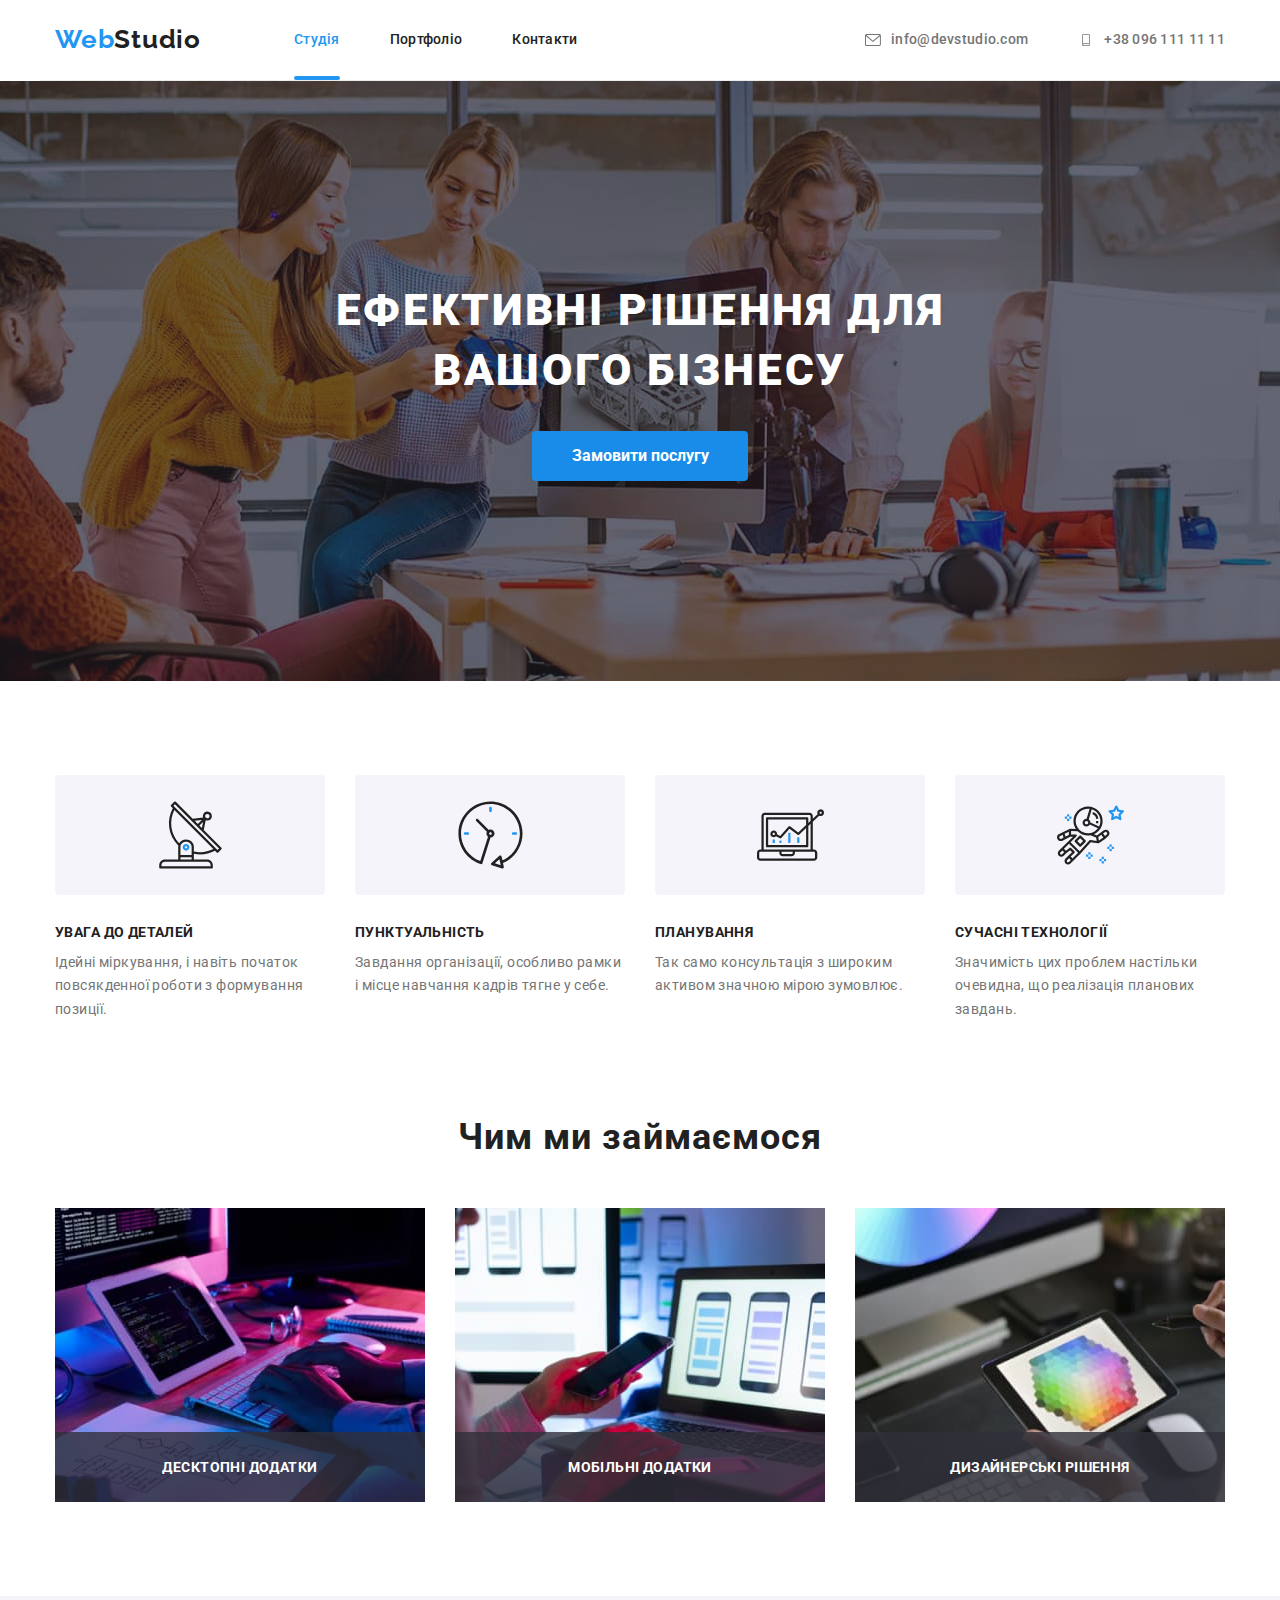
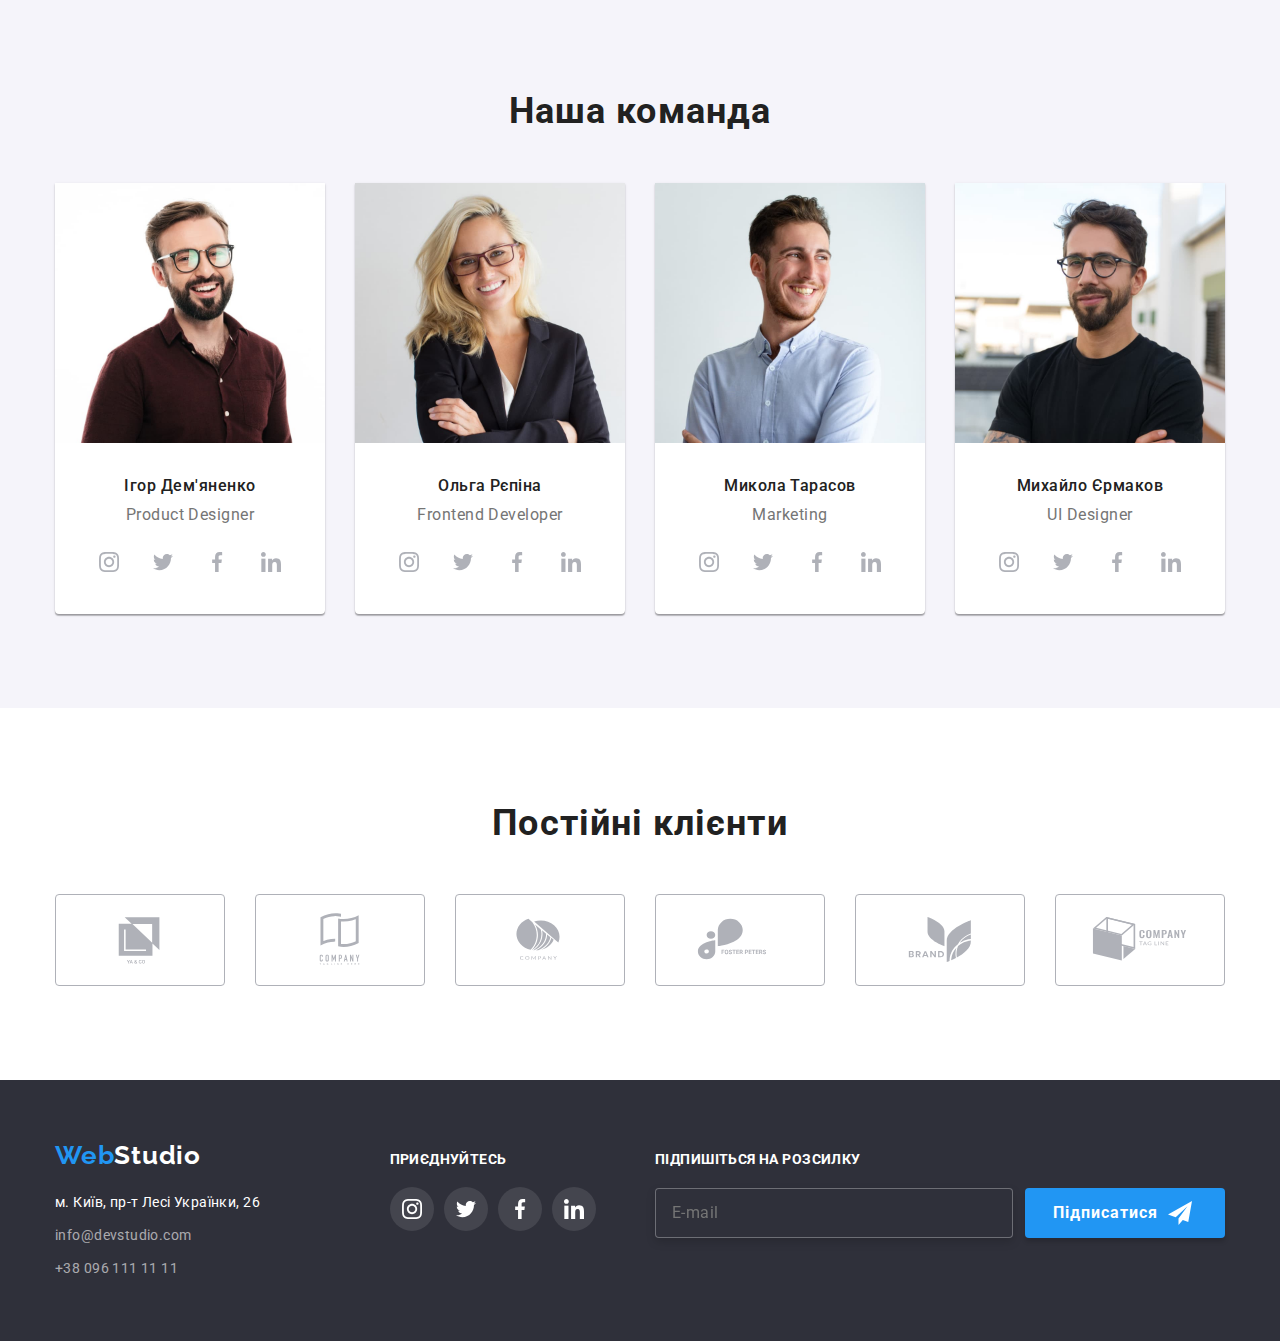
<file: index.html>
<!DOCTYPE html>
<html lang="uk">
  <head>
    <meta charset="UTF-8" />
    <meta name="viewport" content="width=device-width, initial-scale=1.0" />
    <title>Document</title>
    <link rel="preconnect" href="https://fonts.googleapis.com" />
    <link rel="preconnect" href="https://fonts.gstatic.com" crossorigin />
    <link
      href="https://fonts.googleapis.com/css2?family=Raleway:wght@700&family=Roboto:wght@400;500;700;900&display=swap"
      rel="stylesheet"
    />
    <link
      rel="stylesheet"
      href="https://cdn.jsdelivr.net/npm/modern-normalize@1.1.0/modern-normalize.min.css"
    />
    <link rel="stylesheet" href="./css/style.css" />
  </head>
  <body>
    <header class="main-header">
      <div class="content-header conteiner">
        <nav class="main-nav">
          <a class="logo link" href="./index.html"
            >Web<span class="logo-black">Studio</span></a
          >
          <ul class="menu list">
            <li class="menu-item">
              <a class="menu-link link current" href="./index.html">Студія</a>
            </li>
            <li class="menu-item">
              <a class="menu-link link" href="./portfolio.html">Портфоліо</a>
            </li>
            <li class="menu-item">
              <a class="menu-link link" href="">Контакти</a>
            </li>
          </ul>
        </nav>
        <ul class="contact list">
          <li class="contact-item">
            <a class="contact-mail link" href="mailto:info@devstudio.com"
              ><svg class="svg-header" width="16px" height="12px">
                <use href="./img/sprite.svg#icon-envelope"></use></svg
              >info@devstudio.com</a
            >
          </li>
          <li class="contact-item">
            <a class="contact-tel link" href="tel:+380961111111"
              ><svg class="svg-header" width="16px" height="12px">
                <use href="./img/sprite.svg#icon-smartphone"></use></svg
              >+38 096 111 11 11</a
            >
          </li>
        </ul>
      </div>
    </header>

    <main>
      <section class="section hero">
        <div class="hero-content conteiner">
          <h1 class="hero-title">Ефективні рішення для вашого бізнесу</h1>
          <button class="modal-button" type="button" data-modal-open>
            Замовити послугу
          </button>
        </div>
      </section>
      <section class="section">
        <div class="conteiner">
          <h2 class="section-title visually-hidden link">Наші особливості</h2>
          <ul class="benefits-list list">
            <li class="work-item">
              <div class="svg-item">
                <svg class="work-svg">
                  <use href="./img/sprite.svg#icon-antenna"></use>
                </svg>
              </div>
              <h3 class="work-title">УВАГА ДО ДЕТАЛЕЙ</h3>
              <p class="benefits-text">
                Ідейні міркування, і навіть початок повсякденної роботи з
                формування позиції.
              </p>
            </li>
            <li class="work-item">
              <div class="svg-item">
                <svg class="work-svg">
                  <use href="./img/sprite.svg#icon-clock"></use>
                </svg>
              </div>
              <h3 class="work-title">ПУНКТУАЛЬНІСТЬ</h3>
              <p class="benefits-text">
                Завдання організації, особливо рамки і місце навчання кадрів
                тягне у себе.
              </p>
            </li>
            <li class="work-item">
              <div class="svg-item">
                <svg class="work-svg">
                  <use href="./img/sprite.svg#icon-diagram"></use>
                </svg>
              </div>
              <h3 class="work-title">ПЛАНУВАННЯ</h3>
              <p class="benefits-text">
                Так само консультація з широким активом значною мірою зумовлює.
              </p>
            </li>
            <li class="work-item">
              <div class="svg-item">
                <svg class="work-svg">
                  <use href="./img/sprite.svg#icon-astronaut"></use>
                </svg>
              </div>
              <h3 class="work-title">СУЧАСНІ ТЕХНОЛОГІЇ</h3>
              <p class="benefits-text">
                Значимість цих проблем настільки очевидна, що реалізація
                планових завдань.
              </p>
            </li>
          </ul>
        </div>
      </section>
      <section class="section about">
        <div class="conteiner">
          <h2 class="section-title">Чим ми займаємося</h2>
          <ul class="img-list list">
            <li class="about-item">
              <img
                class="img-about"
                src="./img/верстка.jpg"
                alt="верстка"
                width="370"
              />
              <p class="about-text">Десктопні додатки</p>
            </li>
            <li class="about-item">
              <img
                class="img-about"
                src="./img/адаптація.jpg"
                alt="адаптація"
                width="370"
              />
              <p class="about-text">Мобільні додатки</p>
            </li>
            <li class="about-item">
              <img
                class="img-about"
                src="./img/графічні_роботи.jpg"
                alt="графічні роботи"
                width="370"
              />
              <p class="about-text">Дизайнерські рішення</p>
            </li>
          </ul>
        </div>
      </section>
      <section class="section" style="background-color: #f5f4fa">
        <div class="conteiner">
          <h2 class="team-title">Наша команда</h2>
          <ul class="personal-list list">
            <li class="team-item">
              <img
                class="img-team"
                src="./img/Product_Designer.jpg"
                alt="Product Designer"
                width="270"
              />
              <h3 class="personal-title">Ігор Дем'яненко</h3>
              <p class="personal-text">Product Designer</p>
              <ul class="social-list list">
                <li class="social-item">
                  <a class="social-link" href="">
                    <svg
                      class="svg-social"
                      lang="en"
                      aria-label="icon instagram"
                      width="20px"
                      height="20px"
                    >
                      <use href="./img/sprite.svg#icon-instagram"></use>
                    </svg>
                  </a>
                </li>
                <li>
                  <a class="social-link" href="">
                    <svg
                      class="svg-social"
                      lang="en"
                      aria-label="icon twitter"
                      width="20px"
                      height="20px"
                    >
                      <use href="./img/sprite.svg#icon-Twitter"></use>
                    </svg>
                  </a>
                </li>
                <li>
                  <a class="social-link" href="">
                    <svg
                      class="svg-social"
                      lang="en"
                      aria-label="icon facebook"
                      width="20px"
                      height="20px"
                    >
                      <use href="./img/sprite.svg#icon-facebook"></use>
                    </svg>
                  </a>
                </li>
                <li>
                  <a class="social-link" href="">
                    <svg
                      class="svg-social"
                      lang="en"
                      aria-label="icon linkedin"
                      width="20px"
                      height="20px"
                    >
                      <use href="./img/sprite.svg#icon-linkedin"></use>
                    </svg>
                  </a>
                </li>
              </ul>
            </li>
            <li class="team-item">
              <img
                class="img-team"
                src="./img/Frontend_Developer.jpg"
                alt="Frontend Developer"
                width="270"
              />
              <h3 class="personal-title">Ольга Рєпіна</h3>
              <p class="personal-text">Frontend Developer</p>
              <ul class="social-list list">
                <li class="social-item">
                  <a class="social-link" href="">
                    <svg
                      class="svg-social"
                      lang="en"
                      aria-label="icon instagram"
                      width="20px"
                      height="20px"
                    >
                      <use href="./img/sprite.svg#icon-instagram"></use>
                    </svg>
                  </a>
                </li>
                <li>
                  <a class="social-link" href="">
                    <svg
                      class="svg-social"
                      lang="en"
                      aria-label="icon twitter"
                      width="20px"
                      height="20px"
                    >
                      <use href="./img/sprite.svg#icon-Twitter"></use>
                    </svg>
                  </a>
                </li>
                <li>
                  <a class="social-link" href="">
                    <svg
                      class="svg-social"
                      lang="en"
                      aria-label="icon facebook"
                      width="20px"
                      height="20px"
                    >
                      <use href="./img/sprite.svg#icon-facebook"></use>
                    </svg>
                  </a>
                </li>
                <li>
                  <a class="social-link" href="">
                    <svg
                      class="svg-social"
                      lang="en"
                      aria-label="icon linkedin"
                      width="20px"
                      height="20px"
                    >
                      <use href="./img/sprite.svg#icon-linkedin"></use>
                    </svg>
                  </a>
                </li>
              </ul>
            </li>
            <li class="team-item">
              <img
                class="img-team"
                src="./img/Marketing.jpg"
                alt="Marketing"
                width="270"
              />
              <h3 class="personal-title">Микола Тарасов</h3>
              <p class="personal-text">Marketing</p>
              <ul class="social-list list">
                <li class="social-item">
                  <a class="social-link" href="">
                    <svg
                      class="svg-social"
                      lang="en"
                      aria-label="icon instagram"
                      width="20px"
                      height="20px"
                    >
                      <use href="./img/sprite.svg#icon-instagram"></use>
                    </svg>
                  </a>
                </li>
                <li>
                  <a class="social-link" href="">
                    <svg
                      class="svg-social"
                      lang="en"
                      aria-label="icon twitter"
                      width="20px"
                      height="20px"
                    >
                      <use href="./img/sprite.svg#icon-Twitter"></use>
                    </svg>
                  </a>
                </li>
                <li>
                  <a class="social-link" href="">
                    <svg
                      class="svg-social"
                      lang="en"
                      aria-label="icon facebook"
                      width="20px"
                      height="20px"
                    >
                      <use href="./img/sprite.svg#icon-facebook"></use>
                    </svg>
                  </a>
                </li>
                <li>
                  <a class="social-link" href="">
                    <svg
                      class="svg-social"
                      lang="en"
                      aria-label="icon linkedin"
                      width="20px"
                      height="20px"
                    >
                      <use href="./img/sprite.svg#icon-linkedin"></use>
                    </svg>
                  </a>
                </li>
              </ul>
            </li>
            <li class="team-item">
              <img
                class="img-team"
                src="./img/UI_Designer.jpg"
                alt="UI Designer"
                width="270"
              />
              <h3 class="personal-title">Михайло Єрмаков</h3>
              <p class="personal-text">UI Designer</p>
              <ul class="social-list list">
                <li class="social-item">
                  <a class="social-link" href="">
                    <svg
                      class="svg-social"
                      lang="en"
                      aria-label="icon instagram"
                      width="20px"
                      height="20px"
                    >
                      <use href="./img/sprite.svg#icon-instagram"></use>
                    </svg>
                  </a>
                </li>
                <li>
                  <a class="social-link" href="">
                    <svg
                      class="svg-social"
                      lang="en"
                      aria-label="icon twitter"
                      width="20px"
                      height="20px"
                    >
                      <use href="./img/sprite.svg#icon-Twitter"></use>
                    </svg>
                  </a>
                </li>
                <li>
                  <a class="social-link" href="">
                    <svg
                      class="svg-social"
                      lang="en"
                      aria-label="icon facebook"
                      width="20px"
                      height="20px"
                    >
                      <use href="./img/sprite.svg#icon-facebook"></use>
                    </svg>
                  </a>
                </li>
                <li>
                  <a class="social-link" href="">
                    <svg
                      class="svg-social"
                      lang="en"
                      aria-label="icon linkedin"
                      width="20px"
                      height="20px"
                    >
                      <use href="./img/sprite.svg#icon-linkedin"></use>
                    </svg>
                  </a>
                </li>
              </ul>
            </li>
          </ul>
        </div>
      </section>
      <section class="section">
        <div class="conteiner">
          <h2 class="client-title">Постійні клієнти</h2>
          <ul class="client-list list">
            <li class="client-item">
              <a class="client-link" href="">
                <svg class="client-svg">
                  <use href="./img/sprite.svg#icon-Company"></use>
                </svg>
              </a>
            </li>
            <li class="client-item">
              <a class="client-link" href="">
                <svg class="client-svg">
                  <use href="./img/sprite.svg#icon-Company-1"></use>
                </svg>
              </a>
            </li>
            <li class="client-item">
              <a class="client-link" href="">
                <svg class="client-svg">
                  <use href="./img/sprite.svg#icon-Company-2"></use>
                </svg>
              </a>
            </li>
            <li class="client-item">
              <a class="client-link" href="">
                <svg class="client-svg">
                  <use href="./img/sprite.svg#icon-Company-3"></use>
                </svg>
              </a>
            </li>
            <li class="client-item">
              <a class="client-link" href="">
                <svg class="client-svg">
                  <use href="./img/sprite.svg#icon-Company-4"></use>
                </svg>
              </a>
            </li>
            <li class="client-item">
              <a class="client-link" href="">
                <svg class="client-svg">
                  <use href="./img/sprite.svg#icon-Company-5"></use>
                </svg>
              </a>
            </li>
          </ul>
        </div>
      </section>
    </main>
    <footer class="footer">
      <div class="conteiner footer-parts">
        <div class="footer-left">
          <a class="logo-footer link" href="./index.html"
            >Web<span class="logo-white">Studio</span></a
          >
          <address class="footer-contact">
            <ul class="contact-footer list">
              <li class="footer-contact-item">
                <a class="contact-adress link" href=""
                  >м. Київ, пр-т Лесі Українки, 26</a
                >
              </li>
              <li class="footer-contact-item">
                <a
                  class="contact-mail-footer link"
                  href="mailto:info@devstudio.com"
                  >info@devstudio.com</a
                >
              </li>
              <li class="footer-contact-item">
                <a class="contact-tel-footer link" href="tel:+380961111111"
                  >+38 096 111 11 11</a
                >
              </li>
            </ul>
          </address>
        </div>
        <div class="footer-social">
          <h3 class="footer-social-title">приєднуйтесь</h3>
          <ul class="footer-social-list list">
            <li class="footer-social-item">
              <a class="social-link-footer" href="">
                <svg
                  class="svg-social-footer"
                  lang="en"
                  aria-label="icon instagram"
                  width="20px"
                  height="20px"
                >
                  <use href="./img/sprite.svg#icon-instagram"></use>
                </svg>
              </a>
            </li>
            <li class="footer-social-item">
              <a class="social-link-footer" href="">
                <svg
                  class="svg-social-footer"
                  lang="en"
                  aria-label="icon Twitter"
                  width="20px"
                  height="20px"
                >
                  <use href="./img/sprite.svg#icon-Twitter"></use>
                </svg>
              </a>
            </li>
            <li class="footer-social-item">
              <a class="social-link-footer" href="">
                <svg
                  class="svg-social-footer"
                  lang="en"
                  aria-label="icon facebook"
                  width="20px"
                  height="20px"
                >
                  <use href="./img/sprite.svg#icon-facebook"></use>
                </svg>
              </a>
            </li>
            <li class="footer-social-item">
              <a class="social-link-footer" href="">
                <svg
                  class="svg-social-footer"
                  lang="en"
                  aria-label="icon linkedin"
                  width="20px"
                  height="20px"
                >
                  <use href="./img/sprite.svg#icon-linkedin"></use>
                </svg>
              </a>
            </li>
          </ul>
        </div>
        <div class="mailing">
          <h3 class="mailing-title">Підпишіться на розсилку</h3>
          <form class="footer-input">
            <input
              class="mailing-input"
              type="email"
              name="user-mail"
              placeholder="E-mail"
              required
            />
            <button class="mailing-button" type="submit">
              Підписатися
              <svg class="svg-mailing" width="24" height="24">
                <use href="./img/sprite.svg#icon-send"></use>
              </svg>
            </button>
          </form>
        </div>
      </div>
    </footer>
    <div class="backdrop is-hidden" data-modal>
      <div class="modal">
        <button class="close-modal" type="button" data-modal-close>
          <svg class="modal-close-icon" width="18" height="18">
            <use href="./img/sprite.svg#icon-close"></use>
          </svg>
        </button>
        <p class="modal-form-title">Залиште свої дані, ми вам передзвонимо</p>
        <form class="modal-form">
          <label class="modal-form-field">
            <span class="modal-input-title">Ім'я</span>
            <span class="modal-form-input-wrapper">
              <input
                type="text"
                class="modal-form-input"
                required
                pattern="[a-zA-Zа-яА-ЯіІїЇ]+"
                name="user-name"
                placeholder="Денис"
              />
              <svg class="modal-input-svg" width="18" height="18">
                <use href="./img/sprite.svg#icon-person-black"></use>
              </svg>
            </span>
          </label>
          <label class="modal-form-field">
            <span class="modal-input-title">Телефон</span>
            <span class="modal-form-input-wrapper">
              <input
                type="tel"
                class="modal-form-input"
                required
                pattern="[0-9]{3}-[0-9]{3}-[0-9]{2}-[0-9]{2}"
                title="xxx-xxx-xx-xx"
                name="user-phone"
                placeholder="067-111-11-11"
              />
              <svg class="modal-input-svg" width="18" height="18">
                <use href="./img/sprite.svg#icon-phone-black"></use>
              </svg>
            </span>
          </label>
          <label class="modal-form-field">
            <span class="modal-input-title">Пошта</span>
            <span class="modal-form-input-wrapper">
              <input
                type="email"
                class="modal-form-input"
                required
                name="user-mail"
                placeholder="user@gmail.com"
                pattern="[a-zA-Z]+"
              />
              <svg class="modal-input-svg" width="18" height="18">
                <use href="./img/sprite.svg#icon-email-black"></use>
              </svg>
            </span>
          </label>
          <label class="modal-form-field-message">
            <span class="modal-input-title">Коментар</span>
            <textarea
              name="user-message"
              class="modal-form-message"
              placeholder="Введіть текст"
            ></textarea>
          </label>
          <label class="modal-check-field">
            <input
              type="checkbox"
              class="modal-checkbox"
              required
              name="user-agree"
            />
            <svg class="svg-modal-icon">
              <use
                class="svg-modal-checkbox-icon"
                href="./img/sprite.svg#icon-checkmark"
              ></use>
            </svg>
            Погоджуюся з розсилкою та приймаю
            <a class="link-policy" href="">Умови договору</a>
          </label>
          <button type="submit" class="modal-form-submit">Відправити</button>
        </form>
      </div>
    </div>
    <script src="./js/modal.js"></script>
  </body>
</html>
</file>
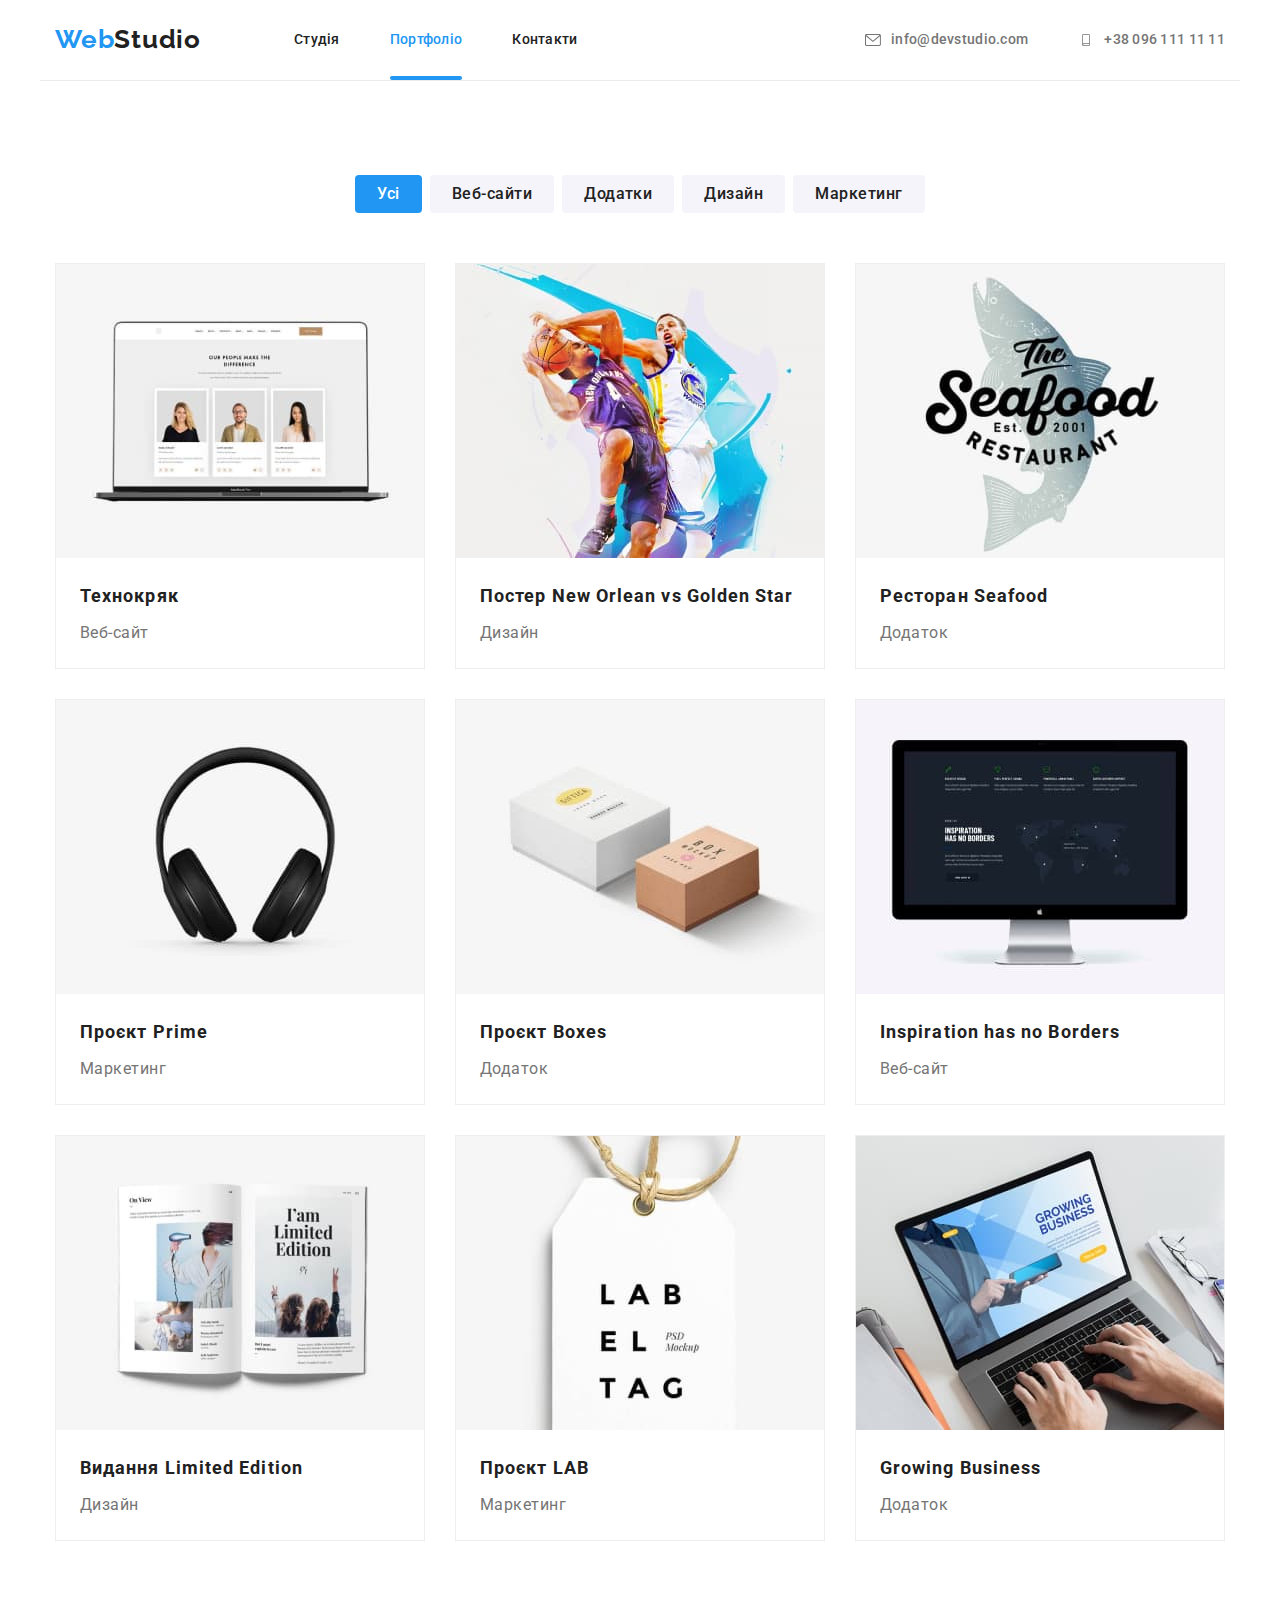
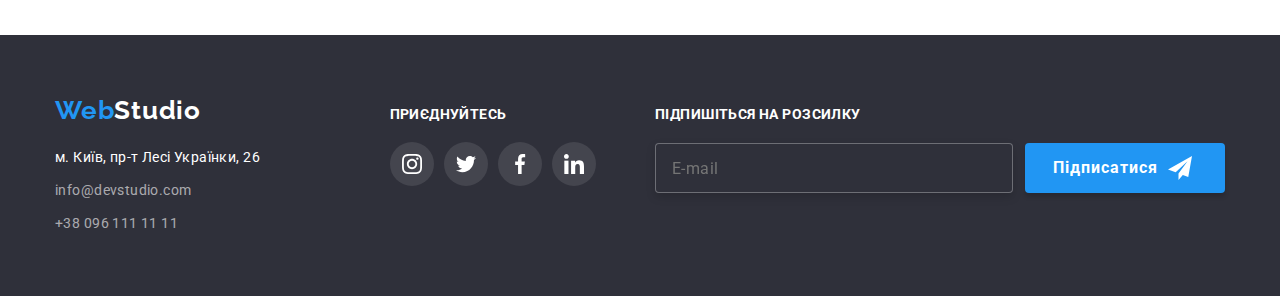
<file: portfolio.html>
<!DOCTYPE html>
<html lang="uk">
<head>
    <meta charset="UTF-8">
    <meta name="viewport" content="width=device-width, initial-scale=1.0">
    <title>Document</title>
    <link rel="preconnect" href="https://fonts.googleapis.com">
    <link rel="preconnect" href="https://fonts.gstatic.com" crossorigin>
    <link href="https://fonts.googleapis.com/css2?family=Raleway:wght@700&family=Roboto:wght@400;500;700;900&display=swap"
        rel="stylesheet">
    <link rel="stylesheet" href="https://cdn.jsdelivr.net/npm/modern-normalize@1.1.0/modern-normalize.min.css">
    <link rel="stylesheet" href="./css/style.css">
</head>
<body>
<header class="main-header">
    <div class="content-header conteiner">
        <nav class="main-nav">
            <a class="logo link" href="./index.html">Web<span class="logo-black">Studio</span></a>
            <ul class="menu list">
                <li class="menu-item"><a class="menu-link link" href="./index.html">Студія</a></li>
                <li class="menu-item"><a class="menu-link link current" href="./portfolio.html">Портфоліо</a></li>
                <li class="menu-item"><a class="menu-link link" href="">Контакти</a></li>
            </ul>
        </nav>
        <ul class="contact list">
            <li class="contact-item">
                <a class="contact-mail link" href="mailto:info@devstudio.com"><svg class="svg-header" width="16px"
                        height="12px">
                        <use href="./img/sprite.svg#icon-envelope"></use>
                    </svg>info@devstudio.com</a>
            </li>
            <li class="contact-item"><a class="contact-tel link" href="tel:+380961111111"><svg class="svg-header"
                        width="16px" height="12px">
                        <use href="./img/sprite.svg#icon-smartphone"></use>
                    </svg>+38 096 111 11 11</a>
            </li>
        </ul>
    </div>
</header>
    <main>
        <section class="section">
            <div class="conteiner">
            <ul class="filter list">
                <li><button class="button current" type="button">Усі</button></li>
                <li><button class="button" type="button">Веб-сайти</button></li>
                <li><button class="button" type="button">Додатки</button></li>
                <li><button class="button" type="button">Дизайн</button></li>
                <li><button class="button" type="button">Маркетинг</button></li>
            </ul>
            <h1 class="visually-hidden">Проекти</h1>
            <ul class="projects-list card-set list">
                <li class="project-item">
                    <a class="project-link link" href="">
                    <div class="overlay-item">
                    <img class="projet-img" src="./img/технокряк.jpg" alt="технокряк" width="370">
                    <p class="overlay">Ресурс пропонує комплексні пропозиції з різним рівнем функціоналу та сервісів. Все це дозволить відвідувачу отримати вичерпні відомості про компанію чи приватну особу.
                    </p>
                    </div>
                    <h3 class="project-title">Технокряк</h3>
                    <p class="project-text">Веб-сайт</p>
                    </a>
                </li>
                <li class="project-item">
                    <a class="project-link link" href="">
                    <div class="overlay-item">
                    <img class="projet-img" src="./img/постер.jpg" alt="постер" width="370">
                    <p class="overlay">Ресурс пропонує комплексні пропозиції з різним рівнем функціоналу та сервісів. Все це дозволить відвідувачу отримати вичерпні відомості про компанію чи приватну особу.
                    </p>
                </div>
                    <h3 class="project-title">Постер New Orlean vs Golden Star</h3>
                    <p class="project-text">Дизайн</p>
                </a>
                </li>
                <li class="project-item">
                    <a class="project-link link" href="">
                    <div class="overlay-item">
                    <img class="projet-img" src="./img/ресторан.jpg" alt="ресторан" width="370">
                    <p class="overlay">Ресурс пропонує комплексні пропозиції з різним рівнем функціоналу та сервісів. Все це дозволить відвідувачу отримати вичерпні відомості про компанію чи приватну особу.
                    </p>
                </div>
                    <h3 class="project-title">Ресторан Seafood</h3>
                    <p class="project-text">Додаток</p>
                </a>
                </li>
                <li class="project-item">
                    <a class="project-link link" href="">
                    <div class="overlay-item">
                    <img class="projet-img" src="./img/проект1.jpg" alt="проєкт1" width="370">
                    <p class="overlay">Ресурс пропонує комплексні пропозиції з різним рівнем функціоналу та сервісів. Все це дозволить відвідувачу отримати вичерпні відомості про компанію чи приватну особу.
                    </p>
                </div>
                    <h3 class="project-title">Проєкт Prime</h3>
                    <p class="project-text">Маркетинг</p>
                </a>
                </li>
                <li class="project-item">
                    <a class="project-link link" href="">
                    <div class="overlay-item">
                    <img class="projet-img" src="./img/проект2.jpg" alt="проєкт2" width="370">
                    <p class="overlay">Ресурс пропонує комплексні пропозиції з різним рівнем функціоналу та сервісів. Все це дозволить відвідувачу отримати вичерпні відомості про компанію чи приватну особу.
                    </p>
                </div>
                    <h3 class="project-title">Проєкт Boxes</h3>
                    <p class="project-text">Додаток</p>
                </a>
                </li>
                <li class="project-item">
                    <a class="project-link link" href="">
                    <div class="overlay-item">
                    <img class="projet-img" src="./img/вебсайт.jpg" alt="веб-сайт" width="370">
                    <p class="overlay">Ресурс пропонує комплексні пропозиції з різним рівнем функціоналу та сервісів. Все це дозволить відвідувачу отримати вичерпні відомості про компанію чи приватну особу.
                    </p>
                </div>
                    <h3 class="project-title">Inspiration has no Borders</h3>
                    <p class="project-text">Веб-сайт</p>
                </a>
                </li>
                <li class="project-item">
                    <a class="project-link link" href="">
                    <div class="overlay-item">
                    <img class="projet-img" src="./img/видання.jpg" alt="дизайн" width="370">
                    <p class="overlay">Ресурс пропонує комплексні пропозиції з різним рівнем функціоналу та сервісів. Все це дозволить відвідувачу отримати вичерпні відомості про компанію чи приватну особу.
                    </p>
                </div>
                    <h3 class="project-title">Видання Limited Edition</h3>
                    <p class="project-text">Дизайн</p>
                </a>
                </li>
                <li class="project-item">
                    <a class="project-link link" href="">
                    <div class="overlay-item">
                    <img class="projet-img" src="./img/проект3.jpg" alt="проєкт3" width="370">
                    <p class="overlay">Ресурс пропонує комплексні пропозиції з різним рівнем функціоналу та сервісів. Все це дозволить відвідувачу отримати вичерпні відомості про компанію чи приватну особу.
                    </p>
                </div>
                    <h3 class="project-title">Проєкт LAB</h3>
                    <p class="project-text">Маркетинг</p>
                </a>
                </li>
                <li class="project-item">
                    <a class="project-link link" href="">
                    <div class="overlay-item">
                    <img class="projet-img" src="./img/додаток.jpg" alt="додаток" width="370">
                    <p class="overlay">Ресурс пропонує комплексні пропозиції з різним рівнем функціоналу та сервісів. Все це дозволить відвідувачу отримати вичерпні відомості про компанію чи приватну особу.
                    </p>
                </div>
                    <h3 class="project-title">Growing Business</h3>
                    <p class="project-text">Додаток</p>
                </a>
                </li>
            </ul>
        </div>
        </section>
    </main>
    <footer class="footer">
        <div class="conteiner footer-parts">
            <div class="footer-left">
                <a class="logo-footer link" href="./index.html">Web<span class="logo-white">Studio</span></a>
                <address class="footer-contact">
                    <ul class="contact-footer list">
                        <li class="footer-contact-item"><a class="contact-adress link" href="">м. Київ, пр-т Лесі Українки,
                                26</a>
                        </li>
                        <li class="footer-contact-item"><a class="contact-mail-footer link"
                                href="mailto:info@devstudio.com">info@devstudio.com</a>
                        </li>
                        <li class="footer-contact-item"><a class="contact-tel-footer link" href="tel:+380961111111">+38 096
                                111 11 11</a>
                        </li>
                    </ul>
                </address>
            </div>
            <div class="footer-social">
                <h3 class="footer-social-title">приєднуйтесь</h3>
                <ul class="footer-social-list list">
                    <li class="footer-social-item">
                        <a class="social-link-footer" href="">
                            <svg class="svg-social-footer" lang="en" aria-label="icon instagram" width="20px" height="20px">
                                <use href="./img/sprite.svg#icon-instagram"></use>
                            </svg>
                        </a>
                    </li>
                    <li class="footer-social-item">
                        <a class="social-link-footer" href="">
                            <svg class="svg-social-footer" lang="en" aria-label="icon Twitter" width="20px" height="20px">
                                <use href="./img/sprite.svg#icon-Twitter"></use>
                            </svg>
                        </a>
                    </li>
                    <li class="footer-social-item">
                        <a class="social-link-footer" href="">
                            <svg class="svg-social-footer" lang="en" aria-label="icon facebook" width="20px" height="20px">
                                <use href="./img/sprite.svg#icon-facebook"></use>
                            </svg>
                        </a>
                    </li>
                    <li class="footer-social-item">
                        <a class="social-link-footer" href="">
                            <svg class="svg-social-footer" lang="en" aria-label="icon linkedin" width="20px" height="20px">
                                <use href="./img/sprite.svg#icon-linkedin"></use>
                            </svg>
                        </a>
                    </li>
                </ul>
            </div>
            <div class="mailing">
                <h3 class="mailing-title">Підпишіться на розсилку</h3>
                <div class="footer-input">
                    <input class="mailing-input" type="mail" name="user-mail" placeholder="E-mail" required />
                    <button class="mailing-button" type="button">Підписатися <svg class="svg-mailing" width="24"
                            height="24">
                            <use href="./img/sprite.svg#icon-send"></use>
                        </svg></button>
                </div>
            </div>
        </div>
    </footer>
</body>
</html>
</file>
<file: css/style.css>
:root {
    --primary-text-color: #757575;
    --secondary-text-color: #212121;
    --background-color: #F5F5F5;
    --accent-color: #2196f3;
    --accent-text-color: #FFFFFF;
    --timing-function: cubic-bezier(0.4, 0, 0.2, 1);

}

.link { 
    text-decoration: none;
 }

 .list {
    list-style: none;
}

.img {
    display: block;
}

.h2{
    display: none;
}



h1,
h2,
h3,
h4,
p {
    margin-top: 0;
    margin-bottom: 0;
}

ul,
ol {
    margin-top: 0;
    margin-bottom: 0;
    padding-left: 0;
}

.conteiner {
    margin-right: auto;
    margin-left: auto;
    width: 1200px;
    padding-right: 15px;
    padding-left: 15px;
    
    
}

.visually-hidden {
    position: absolute;
    width: 1px;
    height: 1px;
    margin: -1px;
    border: 0;
    padding: 0;
    white-space: nowrap;
    clip-path: inset(100%);
    clip: rect(0 0 0 0);
    overflow: hidden;
}

.section {
    padding-top: 94px;
    padding-bottom: 94px;
}


/* основной текст #757575*/
/* вторичный цвет текста #212121*/
/* цвет фона #F5F5F5*/
/* акцент #2196F3*/

/*header*/

.main-header {
    background-color: var(--accent-text-color);
}

.work {
    background-color: var(--accent-text-color);
}

.team {
    background-color: #F5F4FA;
}

body {
font-family: 'Roboto', sans-serif;
color: var(--primary-text-color);
font-size: 14px;
}

.logo {
    font-family: 'Raleway';
    font-weight: 700;
    font-size: 26px;
    line-height: 1.19;
    letter-spacing: 0.03em;
    color: var(--accent-color);
    margin-right: 93px;
    padding-top: 24px;
    padding-bottom: 25px;
}

.logo-black {
    color: var(--secondary-text-color);
}

.logo-white {
    color: var(--accent-text-color);
}



.menu-item {
    font-weight: 500;
    font-size: 14px;
    line-height: 1.14;
    letter-spacing: 0.02em;
    color:var(--secondary-text-color);
}

.content-header {
    display: flex;
    align-items: center;
    border-bottom: 1px solid #ECECEC;;
}

.main-nav {
    display: flex;
    align-items: center;
}

.menu {
    display: flex;
    align-items: center;
    column-gap: 50px;

}

.contact {
    display: flex;
    column-gap: 50px;
    margin-left: auto; 
}

.svg-header {
    margin-right: 10px;
    fill: currentColor
}


.menu .current {
    color: var(--accent-color);
}
        
.menu-link:hover,
.menu-link:focus {
color: var(--accent-color);
}



.menu-link {
    position: relative;
    color: var(--secondary-text-color);
    padding-top: 32px;
    padding-bottom: 32px;
    transition: color 250ms var(--timing-function);
    
}

.current {
    position: relative;
}

.menu-link.current::after{
    display: block;
    content: '';
    width: 100%;
    height: 4px;
    border-radius: 2px;
    background-color: var(--accent-color);
    position: absolute;
    bottom: -1px; 

}

.contact-mail {
    
    display: flex;
    color: var(--primary-text-color);
    font-weight: 500;
    font-size: 14px;
    line-height: 1.14;
    letter-spacing: 0.02em;
    align-items: center;
    transition: color 250ms var(--timing-function); 
}

.contact-tel {
    color: var(--primary-text-color);
    font-weight: 500;
    font-size: 14px;
    line-height: 1.14;
    letter-spacing: 0.02em;
    display: flex;
    align-items: center;
    transition: color 250ms var(--timing-function);
}



.contact-mail:hover,
.contact-mail:focus {
    color: var(--accent-color);
    fill: var(--accent-color);
}

.contact-tel:hover,
.contact-tel:focus {
    color:var(--accent-color);
    fill: var(--accent-color);
}



/*    Hero    */

.hero {
    background-color: #2F303A;
    text-align: center;
    background-image: linear-gradient(rgba(47, 48, 58, 0.4), rgba(47, 48, 58, 0.4)), url("../img/background.jpg");
    background-size: cover;
    background-repeat: no-repeat;
    max-width: 1600px;
    background-position: center;
    padding-top: 200px;
    padding-bottom: 200px;
    margin-right: auto;
    margin-left: auto;
}

.hero-title {
    width: 696px;
    font-weight: 900;
    font-size: 44px;
    line-height: 1.36;
    color: var(--accent-text-color);
    text-align: center;
    letter-spacing: 0.06em;
    text-transform: uppercase;
    margin-bottom: 30px;
    margin-right: auto;
    margin-left: auto;
}



.modal-button {
    width: 216px;
    height: 50px;
    font-weight: 700;
    font-size: 16px;
    line-height: 1.88;
    color: var(--accent-text-color);
    background-color: #188CE8;
    cursor: pointer;
    border: 216px 50px;
    border-radius: 4px;
    border: none;
}


/* work*/
.benefits-img-list{
    display: flex;
    column-gap: 30px;
}


.benefits-list {
    display: flex;
    column-gap: 30px;
}

.section-title {
    color: var(--secondary-text-color);
    font-size: 36px;
    line-height: 1.17;
    text-align: center;
    letter-spacing: 0.03em;
}

.work-img {
    width: 270px;
    height: 120px;
    border-radius: 4px;
    border: none;
    margin-bottom: 30px;
    background-color: #F5F4FA;
    padding-top: 25px;
}

.work-svg {
    width: 67px;
    height: 70px;
}

.work-title {
    font-size: 14px;
    line-height: 1.14;
    letter-spacing: 0.03em;
    text-transform: uppercase;
    color: var(--secondary-text-color);
    align-items: flex-start;
    margin-bottom: 10px;
}

.work-item {
    width: 270px;
   
}

.benefits-text {
    font-weight: 400;
    line-height: 1.71;
    letter-spacing: 0.03em;
}

.svg-item {
    display: flex;
    justify-content: center;
    align-items: center;
    height: 120px;
    border-radius: 4px;
    border: none;
    margin-bottom: 30px;
    background-color: #F5F4FA;
}


/*about*/

.about {
    padding-top: 0px;
}



.img-list {
    display: flex;
    column-gap: 30px;
    margin-bottom: auto;
    margin-top: 50px;
}

.about-item {
    position: relative;
}

.img-about {
    display: block;
    max-width: 100%;
    height: auto;
}

.about-text {
    display: flex;
    justify-content: center;
    align-items: center;
    color: var(--accent-text-color);
    font-weight: 700;
    text-align: center;
    letter-spacing: 0.03em;
    text-transform: uppercase;
    position: absolute;
    bottom: 0;
    width: 100%;
    height: 70px;
    background: rgba(47, 48, 58, 0.8);
    z-index: 1;
}



/* team */

.personal-list {
    display: flex;
    column-gap: 30px;
}

.social-list {
    display: flex;
    justify-content: center;
    padding-bottom: 30px;
    column-gap: 10px;
}

.svg-social {
    fill: #AFB1B8;
    transition: fill 250ms var(--timing-function);
}

.social-link {
    display: flex;
    justify-content: center;
    align-items: center;
    width: 44px;
    height: 44px;
    border-radius: 50%;
    transition: background-color 250ms var(--timing-function);
}

.social-link:hover,
.social-link:focus {
    background-color: var(--accent-color);
}

.social-link:hover .svg-social,
.social-link:focus .svg-social {
    fill: var(--accent-text-color);
}

.personal-svg {
    display: flex;
}

.img-team {
    padding-bottom: 30px;
}

.team-item {
    background: var(--accent-text-color);
        /* material shadow v1 */
    
    box-shadow: 0px 1px 3px rgba(0, 0, 0, 0.12), 0px 1px 1px rgba(0, 0, 0, 0.14), 0px 2px 1px rgba(0, 0, 0, 0.2);
    border-radius: 0px 0px 4px 4px;
}

.team-title {
    margin-bottom: 50px;
    color: var(--secondary-text-color);
        font-size: 36px;
        line-height: 1.17;
        text-align: center;
        letter-spacing: 0.03em;
}

.personal-title {
   font-weight: 500;
    font-size: 16px;
    line-height: 1.19;
    letter-spacing: 0.03em;
    margin-bottom: 10px;
    text-align: center;
    color: var(--secondary-text-color)
    
    
}

.personal-text {
    text-align: center;
    font-size: 16px;
    line-height: 1.19;
    letter-spacing: 0.03em;
    margin-bottom: 16px;
    }

    /* Client*/


.client-title {
    margin-bottom: 50px;
    color: var(--secondary-text-color);
    font-size: 36px;
    line-height: 1.17;
    text-align: center;
    letter-spacing: 0.03em;
}

.client-list {
    display: flex;
    column-gap: 30px;
}

 .client-link {
    display: flex;
    justify-content: center;
    align-items: center;
    width: 170px;
    height: 92px;
    border: 1px solid #AFB1B8;
    border-radius: 4px;
    transition: border 250ms var(--timing-function);
}

.client-svg {
    width: 106px;
    height: 60px;
    fill: #AFB1B8;
    transition: fill 250ms var(--timing-function);
}

.client-link:hover .client-svg,
.client-link:focus .client-svg {
    fill: var(--accent-color);
}

.client-link:hover,
.client-link:focus {
    border: 1px solid var(--accent-color);
}


   

/*  Portfolio  */

.content-header-portfolio {
    display: flex;
    align-items: center;
    margin-bottom: 94px;
}

.overlay-item {
    position: relative;
    overflow: hidden;
}

.overlay {
    position: absolute;
    bottom: 0;
    height: 100%;
    width: 100%;
    font-size: 18px;
    line-height: 1.56;
    letter-spacing: 0.03em;
    color: var(--accent-text-color);
    background-color: var(--accent-color);
    padding: 63px 24px;
    overflow-y: auto;
    transform: translateY(100%);
    transition: transform 250ms var(--timing-function);
}

.filter {
    display: flex;
   justify-content: center;
    text-align: center;
    margin-bottom: 50px;
    gap: 8px;
}

.card-set {
    display: flex;
    flex-wrap: wrap;
    gap: 30px;
}

.project-item {
    width: calc((100% - 60px)/ 3 );
    border: 1px solid #EEEEEE;
    
}

.project-link {
    display: block;
    transition: box-shadow 250ms var(--timing-function);
}

.project-link:hover,
.project-link:focus {
    box-shadow: 0px 1px 1px rgba(0, 0, 0, 0.12), 0px 4px 4px rgba(0, 0, 0, 0.06), 1px 4px 6px rgba(0, 0, 0, 0.16);
}

.project-link:hover .overlay,
.project-link:focus .overlay {
transform: translateY(0%);
}

.projet-img {
    display: block;
}

.button {
   font-family: inherit;
   font-weight: 500;
   font-size: 16px;
   line-height: 1.63;
   text-align: center;
   letter-spacing: 0.03em;
   cursor: pointer;
   color: var(--secondary-text-color);
   background-color: #F5F4FA;
   border: none;
   border-radius: 4px;
   padding: 6px 22px;
   transition: color 250ms var(--timing-function), background-color 250ms var(--timing-function), box-shadow 250ms var(--timing-function);
}

.filter .current {
    color: var(--accent-text-color);
    background-color: var(--accent-color);
}

.button:hover,
.button:focus {
    color: var(--accent-text-color);
    background-color: var(--accent-color);
    box-shadow: 0px 3px 1px rgba(0, 0, 0, 0.1), 0px 1px 2px rgba(0, 0, 0, 0.08), 0px 2px 2px rgba(0, 0, 0, 0.12);
}


.project-title {

    font-size: 18px;
    line-height: 2;
    letter-spacing: 0.06em;
    color: var(--secondary-text-color);
    padding-top: 20px;
    padding-right: 24px;
    padding-left: 24px;
    margin-bottom: 4px;
}
.project-text {
    
    font-size: 16px;
    line-height: 1.88;
    letter-spacing: 0.03em;
    padding-right: 24px;
    padding-left: 24px;
    padding-bottom: 20px;
    color: var(--primary-text-color);
}

/* footer */

.footer-contact-item:not(:last-child) {
    margin-bottom: 9px;
}

.contact-adress {
    font-weight: 400;
    font-size: 14px;
    line-height: 1.71;
    letter-spacing: 0.03em;
    color: var(--accent-text-color);
}

.footer-contact {
    font-style: normal;
    margin-right: 70px;
}

.contact-footer {
    margin-bottom: auto;
    gap: 9px;
}

.contact-mail-footer {
    font-weight: 400;
    font-size: 14px;
    line-height: 1.71;
    letter-spacing: 0.03em;
    color: rgba(255, 255, 255, 0.6);
    transition: color 250ms var(--timing-function);
}

.contact-tel-footer {
    font-weight: 400;
    font-size: 14px;
    line-height: 1.71;
    letter-spacing: 0.03em;
    color: rgba(255, 255, 255, 0.6);
    transition: color 250ms var(--timing-function);
}

.contact-mail-footer:hover,
.contact-mail-footer:focus {
    color: var(--accent-color);
}

.contact-tel-footer:hover,
.contact-tel-footer:focus {
    color: var(--accent-color);
}

/*.contact-adress:hover,
.contact-adress:focus {
    color: var(--accent-color);
}*/

.logo-footer {
    font-family: 'Raleway';
    font-weight: 700;
    font-size: 26px;
    line-height: 1.19;
    letter-spacing: 0.03em;
    color: var(--accent-color);
    margin-bottom: 20px;
    display: block;

}

.footer {
    background-color: #2F303A;
    padding: 60px 0px;
}

/*.logo-footer {
    margin-top: 60px;
    margin-bottom: 20px;
}*/

.footer-parts {
    display: flex;
    align-items: baseline;
    justify-content: space-between;
}


.footer-social-title {
    font-size: 14px;
    line-height: 16px;
    letter-spacing: 0.03em;
    text-transform: uppercase;
    color: var(--accent-text-color);
    margin-bottom: 20px;
}

.footer-social-list {
    display: flex;
    column-gap: 10px;
}

.social-link-footer {
    display: flex;
    justify-content: center;
    align-items: center;
    width: 44px;
    height: 44px;
    border-radius: 50%;
    background: rgba(255, 255, 255, 0.1);
    transition: background-color 250ms var(--timing-function);
}

.svg-social-footer {
    fill: var(--accent-text-color);
}

.social-link-footer:hover,
.social-link-footer:focus {
    background-color: var(--accent-color);
}

.mailing {
    width: 570px;
    height: 86px;
}

.mailing-title {
    margin-bottom: 20px;
    font-size: 14px;
    line-height: 1.14;
    letter-spacing: 0.03em;
    text-transform: uppercase;
    color:var(--accent-text-color)
}

.footer-input {
    display: flex;
}

.mailing-input {
    width: 358px;
    height: 50px;
    font-weight: 400;
    font-size: 16px;
    line-height: 1.25;
    display: flex;
    align-items: center;
    letter-spacing: 0.03em;
    border: 1px solid rgba(255, 255, 255, 0.3);
    filter: drop-shadow(0px 4px 4px rgba(0, 0, 0, 0.15));
    border-radius: 4px;
    background-color: #2F303A;
    color: var(--accent-text-color);
    padding-left: 16px;
    margin-right: 12px;
}

.mailing-button {
    width: 200px;
    height: 50px;
    background: #2196F3;
    box-shadow: 0px 4px 4px rgba(0, 0, 0, 0.15);
    border-radius: 4px;
    font-weight: 700;
    font-size: 16px;
    line-height: 1.88;
    display: flex;
    align-items: center;
    text-align: center;
    letter-spacing: 0.06em;
    color:var(--accent-text-color);
    padding: 10px 28px;
    cursor: pointer;
    border: none;
}

.svg-mailing {
    margin-left: 10px;
   
}

/* Backdrop*/

.backdrop {
    position: fixed;
    left: 0;
    top: 0;
    z-index: 5;
    width: 100%;
    height: 100%;
    background: rgba(0, 0, 0, 0.2);
    opacity: 1;

    transition: opacity 250ms var(--timing-function), visibility 250ms var(--timing-function);
}

.backdrop.is-hidden {
    visibility: hidden;
    opacity: 0;
    pointer-events: none;
}

/* Modal window*/

.modal {
    padding-top: 40px;
    padding-right: 39px;
    padding-bottom: 40px;
    padding-left: 41px;
    position: absolute;
    top: 50%;
    left: 50%;
    transform: translate(-50%, -50%) scale(1);
    width: 528px;
    background: var(--accent-text-color);
    box-shadow: 0px 1px 3px rgba(0, 0, 0, 0.12), 0px 1px 1px rgba(0, 0, 0, 0.14), 0px 2px 1px rgba(0, 0, 0, 0.2);
    border-radius: 4px;
    transition: transform 750ms var(--timing-function);
}

.backdrop.is-hidden .modal {
    transform: translate(-50%, -50%) scale(0);
}

.close-modal {
    position: absolute;
    right: 8px;
    top: 8px;
    display: flex;
    justify-content: center;
    align-items: center;
    width: 30px;
    height: 30px;
    border-radius: 50%;
    border: 1px solid rgba(0, 0, 0, 0.1);
    background-color: transparent;
    padding: 0;
    cursor: pointer;
    fill: #000000;
    transition: fill 250ms var(--timing-function);
}

.close-modal:hover,
.close-modal:focus {
   fill: var(--accent-color);
   outline: none;
}

/*Modal form*/

.modal-form-title {
    font-weight: 700;
    font-size: 20px;
    line-height: 1.15;
    text-align: center;
    letter-spacing: 0.03em;
    color: var(--secondary-text-color);
    margin-bottom: 12px;
}

.modal-form {
    display: flex;
    flex-direction: column;
}

.modal-form-field {
    margin-bottom: 10px;
}

.modal-form-field:last-child {
    margin-bottom: 0px;
}

.modal-input-title {
    display: block;
    font-size: 12px;
    line-height: 1.17;
    letter-spacing: 0.01em;
    color:var(--primary-text-color);
    margin-bottom: 4px;
}

.modal-form-input-wrapper {
    display: block;
    position: relative;
}

.modal-form-input {
    width: 100%;
    height: 40px;
    border: 1px solid rgba(33, 33, 33, 0.2);
    border-radius: 4px;
    padding-left: 42px;
    transition: border 250ms var(--timing-function)
}

.modal-form-input:focus {
    border-color: var(--accent-color);
    outline: none;
}

.modal-input-svg {
    position: absolute;
    top: 50%;
    transform: translateY(-50%);
    left: 15px;
    fill: var(--secondary-text-color);
}

.modal-form-input:focus + .modal-input-svg {
    fill: var(--accent-color);
}

.modal-form-message {
    width: 100%;
    height: 120px;
    padding: 12px 16px;
    resize: none;
    border: 1px solid rgba(33, 33, 33, 0.2);
    border-radius: 4px;
    transition: border-color 250ms var(--timing-function);
    margin-bottom: 20px;
}

.modal-form-message::placeholder {
    color: rgba(117, 117, 117, 0.5);
}

.modal-form-message:focus {
    outline: none;
    border-color: var(--accent-color);
}

.svg-modal-icon {
    width: 16px;
    height: 15px;
    border: 2px solid rgb(33, 33, 33);
    border-radius: 4px;
    cursor: pointer;
    margin-right: 7px;
}

.svg-modal-checkbox-icon {
    display: none;
}

.modal-checkbox:checked + .svg-modal-icon {
    background-color: var(--accent-color);
    fill: var(--accent-text-color);
}

.modal-checkbox:checked + .svg-modal-icon .svg-modal-checkbox-icon {
    display: block;
}

.modal-checkbox:focus + .svg-modal-icon {
    box-shadow: 0  0 0 2px rgb(0, 0, 255, 0.5);
}

.modal-check-field {
    display: flex;
    align-items: center;
    justify-content: center;
    font-weight: 400;
    font-size: 14px;
    line-height: 1.71;
    letter-spacing: 0.03em;
    color: var(--primary-text-color);
    margin-bottom: 30px;
}

.modal-checkbox {
    appearance: none;
    position: absolute;
}

.link-policy {
    color: var(--accent-color);
}

.modal-form-submit {
    display: flex;
    justify-content: center;
    align-items: center;
    align-self: center;
    width: 200px;
    height: 50px;
    font-weight: 700;
    font-size: 16px;
    line-height: 1.88;
    letter-spacing: 0.06em;
    color: var(--accent-text-color);
    background: #188CE8;
    box-shadow: 0px 4px 4px rgba(0, 0, 0, 0.15);
    border-radius: 4px;
    border: none;
    cursor: pointer;
}
</file>
